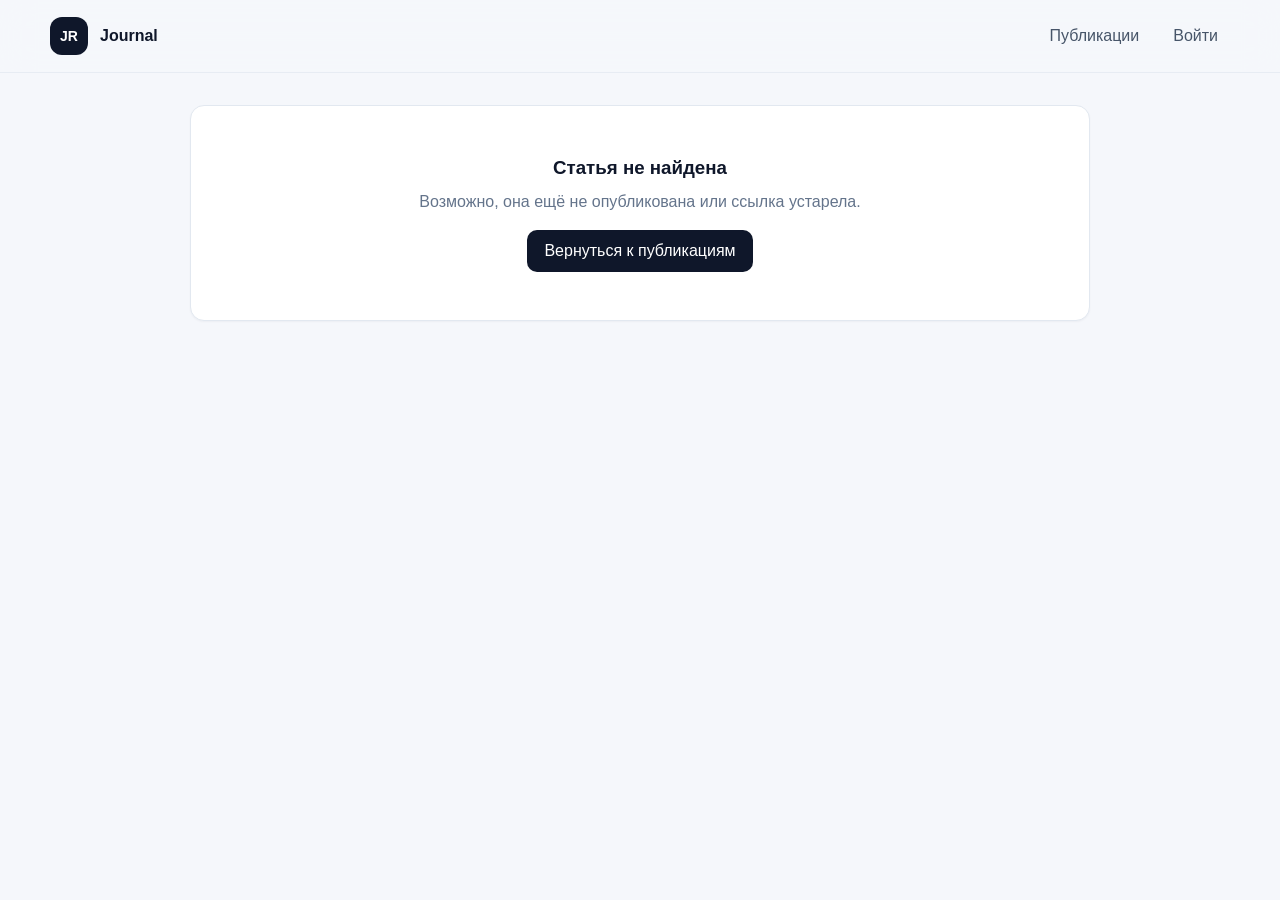
<file: src/main/resources/static/article.html>
<!DOCTYPE html>
<html lang="ru">
<head>
    <meta charset="UTF-8">
    <meta name="viewport" content="width=device-width, initial-scale=1.0">
    <title>Статья - Journal</title>
    <link rel="stylesheet" href="css/style.css">
</head>
<body>
<header class="site-header">
    <div class="container site-header__inner">
        <a href="published.html" class="brand">
            <div class="brand-mark">JR</div>
            <span>Journal</span>
        </a>
        <nav class="nav-links">
            <a href="published.html" class="nav-link">Публикации</a>
            <a href="login.html" class="nav-link">Войти</a>
        </nav>
    </div>
</header>

<main class="article-layout">
    <div id="loadingState" class="panel empty-state">Загрузка статьи...</div>

    <section id="articleHero" class="panel article-cover" style="display:none;">
        <span class="topic-tag" id="articleTopic"></span>
        <h1 id="articleTitle"></h1>
        <div class="item-meta">Опубликовано · Автор: <span id="articleAuthor"></span></div>
    </section>

    <section id="articleContent" class="panel article-content" style="display:none;">
        <a href="published.html" class="nav-link" style="padding-left:0;">Назад к публикациям</a>
        <div class="article-text" id="articleText" style="margin-top:18px;"></div>
        <div class="author-card">
            <div class="author-avatar" id="authorAvatar"></div>
            <div>
                <div class="user-name" id="authorName"></div>
                <div class="user-role">Автор статьи</div>
            </div>
        </div>
    </section>

    <section id="errorState" class="panel empty-state" style="display:none;">
        <h3>Статья не найдена</h3>
        <p>Возможно, она ещё не опубликована или ссылка устарела.</p>
        <a href="published.html" class="btn btn-primary" style="margin-top:16px;">Вернуться к публикациям</a>
    </section>
</main>

<script src="js/api.js"></script>
<script>
    const params = new URLSearchParams(window.location.search);
    const articleId = params.get('id');

    async function loadArticle() {
        if (!articleId) {
            showError();
            return;
        }

        try {
            const article = await getPublishedArticle(articleId);

            document.title = article.title + ' - Journal';
            document.getElementById('articleTopic').textContent = article.topic || 'Без темы';
            document.getElementById('articleTitle').textContent = article.title;
            document.getElementById('articleAuthor').textContent = article.authorName;
            document.getElementById('articleText').textContent = article.content;
            document.getElementById('authorName').textContent = article.authorName;
            document.getElementById('authorAvatar').textContent = article.authorName[0].toUpperCase();

            document.getElementById('loadingState').style.display = 'none';
            document.getElementById('articleHero').style.display = 'block';
            document.getElementById('articleContent').style.display = 'block';
        } catch (e) {
            showError();
        }
    }

    function showError() {
        document.getElementById('loadingState').style.display = 'none';
        document.getElementById('errorState').style.display = 'block';
    }

    loadArticle();
</script>
</body>
</html>
</file>
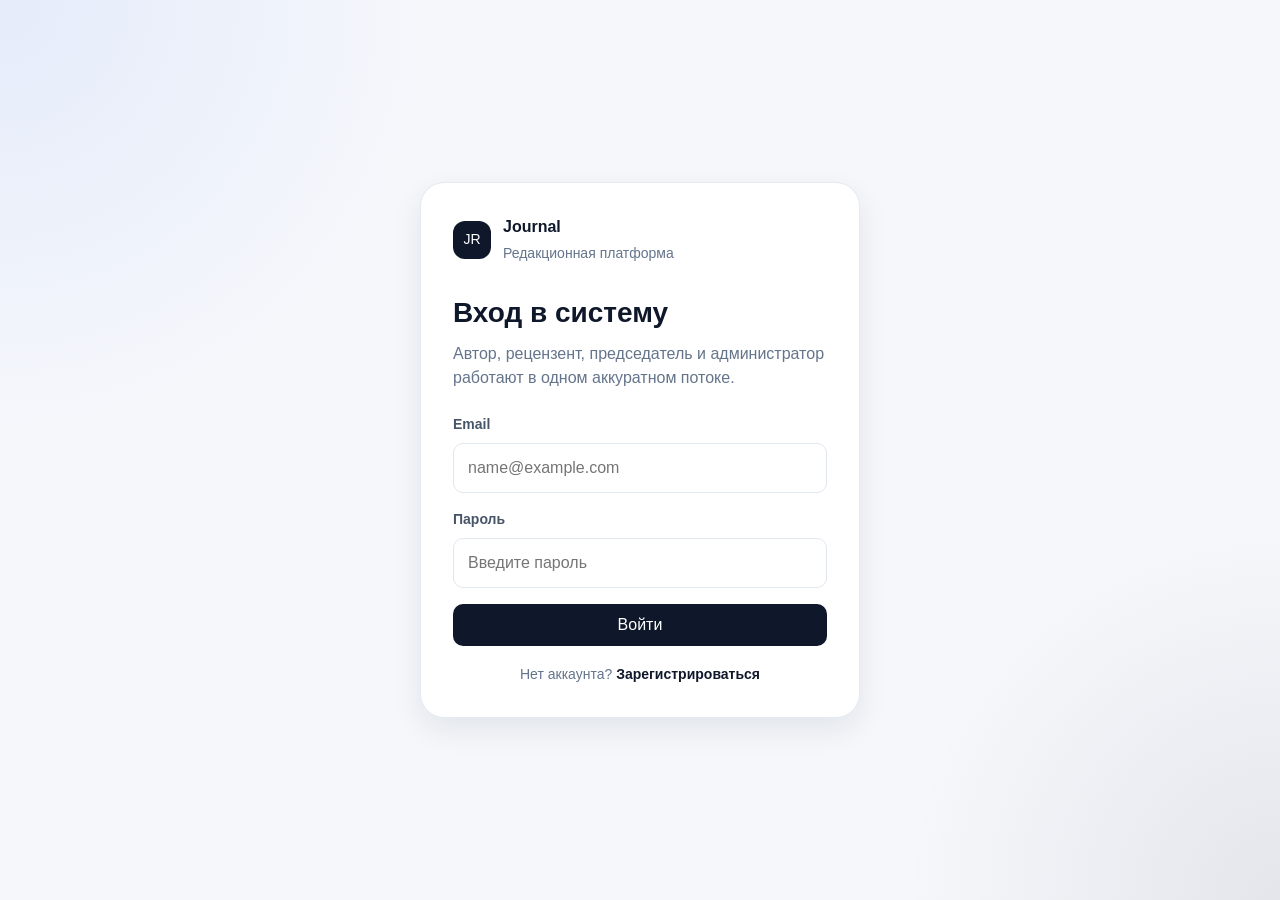
<file: src/main/resources/static/login.html>
<!DOCTYPE html>
<html lang="ru">
<head>
    <meta charset="UTF-8">
    <meta name="viewport" content="width=device-width, initial-scale=1.0">
    <title>Вход - Journal</title>
    <link rel="stylesheet" href="css/style.css">
</head>
<body class="auth-shell">
<div class="auth-card">
    <div class="auth-brand">
        <div class="brand-mark">JR</div>
        <div>
            <div class="user-name">Journal</div>
            <div class="user-role">Редакционная платформа</div>
        </div>
    </div>

    <h1 class="auth-title">Вход в систему</h1>
    <p class="auth-subtitle">Автор, рецензент, председатель и администратор работают в одном аккуратном потоке.</p>

    <div id="errorMsg" class="alert alert-error" style="display:none;"></div>

    <div class="form-group">
        <label for="email">Email</label>
        <input type="email" id="email" placeholder="name@example.com">
    </div>

    <div class="form-group">
        <label for="password">Пароль</label>
        <input type="password" id="password" placeholder="Введите пароль">
    </div>

    <button class="btn btn-primary" style="width:100%;" onclick="handleLogin()">Войти</button>

    <div class="auth-footer">
        Нет аккаунта? <a href="register.html">Зарегистрироваться</a>
    </div>
</div>

<script src="js/api.js"></script>
<script src="js/auth.js"></script>
<script>
    async function handleLogin() {
        const email = document.getElementById('email').value;
        const password = document.getElementById('password').value;
        const errorMsg = document.getElementById('errorMsg');

        if (!email || !password) {
            errorMsg.textContent = 'Заполните все поля';
            errorMsg.style.display = 'block';
            return;
        }

        try {
            const data = await login(email, password);
            const roles = data.roles || [data.role];
            saveAuth(data.token, data.role, data.name, data.id, roles);

            if (roles.includes('ADMIN') || roles.includes('CHAIR')) window.location.href = 'admin/dashboard.html';
            else if (roles.includes('REVIEWER')) window.location.href = 'reviewer/dashboard.html';
            else window.location.href = 'author/dashboard.html';
        } catch (e) {
            errorMsg.textContent = e.message;
            errorMsg.style.display = 'block';
        }
    }

    document.addEventListener('keypress', (e) => {
        if (e.key === 'Enter') handleLogin();
    });
</script>
</body>
</html>
</file>
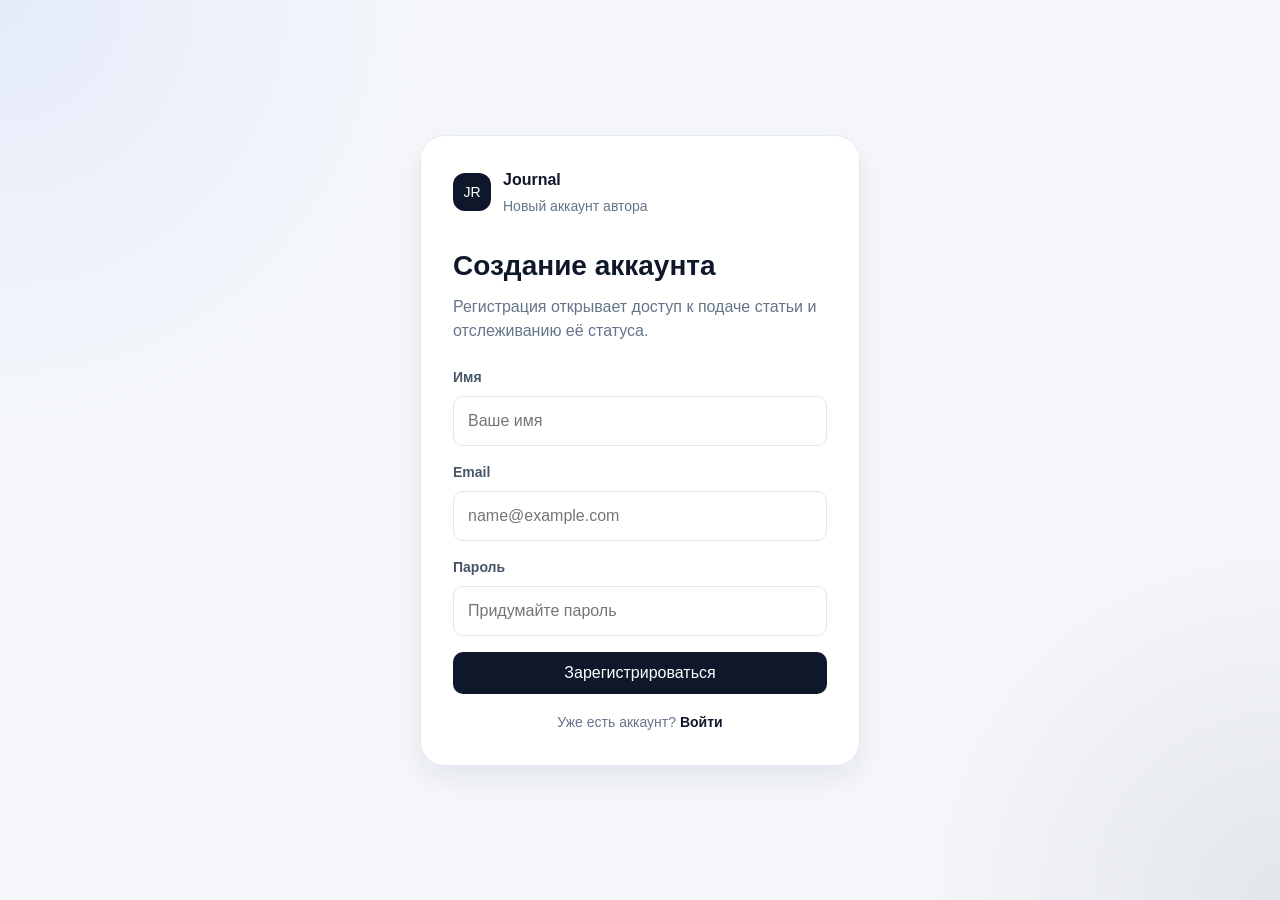
<file: src/main/resources/static/register.html>
<!DOCTYPE html>
<html lang="ru">
<head>
    <meta charset="UTF-8">
    <meta name="viewport" content="width=device-width, initial-scale=1.0">
    <title>Регистрация - Journal</title>
    <link rel="stylesheet" href="css/style.css">
</head>
<body class="auth-shell">
<div class="auth-card">
    <div class="auth-brand">
        <div class="brand-mark">JR</div>
        <div>
            <div class="user-name">Journal</div>
            <div class="user-role">Новый аккаунт автора</div>
        </div>
    </div>

    <h1 class="auth-title">Создание аккаунта</h1>
    <p class="auth-subtitle">Регистрация открывает доступ к подаче статьи и отслеживанию её статуса.</p>

    <div id="errorMsg" class="alert alert-error" style="display:none;"></div>
    <div id="successMsg" class="alert alert-success" style="display:none;"></div>

    <div class="form-group">
        <label for="name">Имя</label>
        <input type="text" id="name" placeholder="Ваше имя">
    </div>

    <div class="form-group">
        <label for="email">Email</label>
        <input type="email" id="email" placeholder="name@example.com">
    </div>

    <div class="form-group">
        <label for="password">Пароль</label>
        <input type="password" id="password" placeholder="Придумайте пароль">
    </div>

    <button class="btn btn-primary" style="width:100%;" onclick="handleRegister()">Зарегистрироваться</button>

    <div class="auth-footer">
        Уже есть аккаунт? <a href="login.html">Войти</a>
    </div>
</div>

<script src="js/api.js"></script>
<script>
    async function handleRegister() {
        const name = document.getElementById('name').value;
        const email = document.getElementById('email').value;
        const password = document.getElementById('password').value;
        const errorMsg = document.getElementById('errorMsg');
        const successMsg = document.getElementById('successMsg');

        errorMsg.style.display = 'none';
        successMsg.style.display = 'none';

        if (!name || !email || !password) {
            errorMsg.textContent = 'Заполните все поля';
            errorMsg.style.display = 'block';
            return;
        }

        try {
            await register(name, email, password);
            successMsg.textContent = 'Аккаунт создан. Перенаправляем на вход...';
            successMsg.style.display = 'block';
            setTimeout(() => window.location.href = 'login.html', 1400);
        } catch (e) {
            errorMsg.textContent = e.message;
            errorMsg.style.display = 'block';
        }
    }
</script>
</body>
</html>
</file>
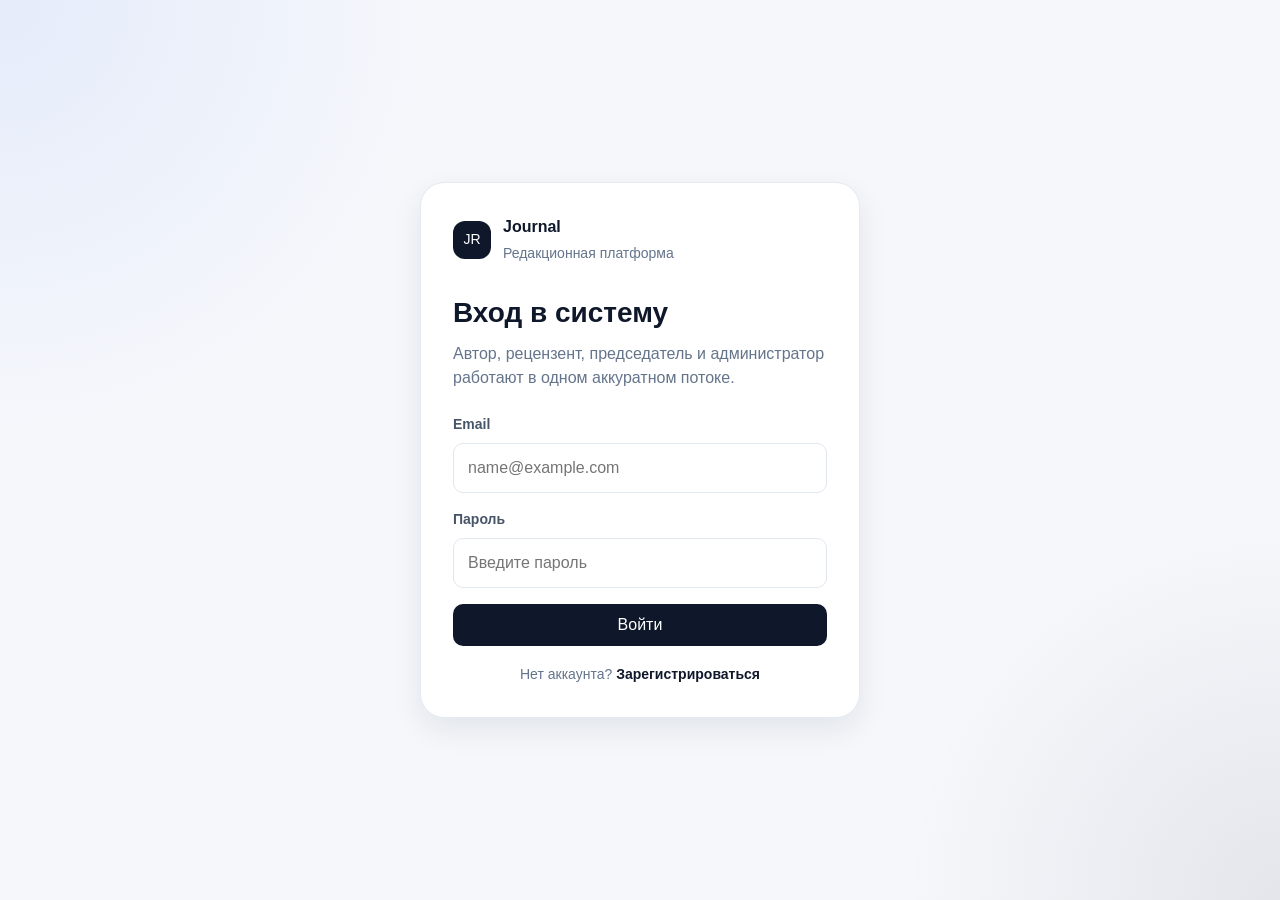
<file: src/main/resources/static/author/dashboard.html>
<!DOCTYPE html>
<html lang="ru">
<head>
    <meta charset="UTF-8">
    <meta name="viewport" content="width=device-width, initial-scale=1.0">
    <title>Кабинет автора - Journal</title>
    <link rel="stylesheet" href="../css/style.css">
</head>
<body class="dashboard">
<header class="site-header">
    <div class="container site-header__inner">
        <a href="../published.html" class="brand">
            <div class="brand-mark">JR</div>
            <span>Journal</span>
        </a>
        <nav class="nav-links">
            <span class="nav-link">Пользователь: <strong id="userName"></strong></span>
            <button class="btn btn-secondary" onclick="logout()">Выйти</button>
        </nav>
    </div>
</header>

<div class="dashboard-shell">
    <aside class="panel sidebar-panel">
        <div class="user-card">
            <div class="user-avatar" id="avatarLetter"></div>
            <div class="user-name" id="sidebarName"></div>
            <div class="user-role">Автор</div>
        </div>

        <div class="menu">
            <button class="menu-item active" id="btn-new" onclick="showSection('newArticle')">Новая статья</button>
            <button class="menu-item" id="btn-my" onclick="showSection('myArticles')">Мои статьи</button>
            <a href="../published.html" class="menu-item">Опубликованные статьи</a>
        </div>
    </aside>

    <main class="dashboard-main">
        <section id="newArticle" class="panel">
            <div class="section-title">Новая статья</div>
            <div class="section-subtitle">Короткая форма подачи без лишней перегрузки.</div>
            <div id="articleError" class="alert alert-error" style="display:none;"></div>
            <div id="articleSuccess" class="alert alert-success" style="display:none;"></div>

            <div class="form-group">
                <label for="title">Заголовок</label>
                <input type="text" id="title" placeholder="Введите заголовок статьи">
            </div>

            <div class="form-group">
                <label for="topic">Тема</label>
                <input type="text" id="topic" placeholder="Например: Technology, Science, Medicine">
            </div>

            <div class="form-group">
                <label for="content">Текст статьи</label>
                <textarea id="content" placeholder="Опишите материал статьи"></textarea>
            </div>

            <button class="btn btn-primary" onclick="handleCreateArticle()">Отправить на проверку</button>
        </section>

        <section id="myArticles" class="panel" style="display:none;">
            <div class="section-title">Мои статьи</div>
            <div class="section-subtitle">Текущий статус и возврат на доработку в одном списке.</div>
            <div id="articlesList" class="list">
                <div class="empty-state">Загрузка...</div>
            </div>
        </section>
    </main>
</div>

<script src="../js/api.js"></script>
<script src="../js/auth.js"></script>
<script>
    requireAuth('AUTHOR');
    showUserName();

    const name = localStorage.getItem('name') || 'A';
    document.getElementById('sidebarName').textContent = name;
    document.getElementById('avatarLetter').textContent = name[0].toUpperCase();

    function showSection(section) {
        document.getElementById('newArticle').style.display = 'none';
        document.getElementById('myArticles').style.display = 'none';
        document.getElementById('btn-new').classList.remove('active');
        document.getElementById('btn-my').classList.remove('active');

        document.getElementById(section).style.display = 'block';
        document.getElementById('btn-' + (section === 'newArticle' ? 'new' : 'my')).classList.add('active');

        if (section === 'myArticles') loadMyArticles();
    }

    async function handleCreateArticle() {
        const title = document.getElementById('title').value;
        const topic = document.getElementById('topic').value;
        const content = document.getElementById('content').value;
        const err = document.getElementById('articleError');
        const suc = document.getElementById('articleSuccess');

        err.style.display = 'none';
        suc.style.display = 'none';

        if (!title || !content) {
            err.textContent = 'Заполните заголовок и текст статьи';
            err.style.display = 'block';
            return;
        }

        try {
            await createArticle(title, topic, content);
            suc.textContent = 'Статья отправлена на проверку.';
            suc.style.display = 'block';
            document.getElementById('title').value = '';
            document.getElementById('topic').value = '';
            document.getElementById('content').value = '';
        } catch (e) {
            err.textContent = e.message;
            err.style.display = 'block';
        }
    }

    async function loadMyArticles() {
        const list = document.getElementById('articlesList');

        try {
            const articles = await getMyArticles();

            if (articles.length === 0) {
                list.innerHTML = '<div class="empty-state"><h3>Пока пусто</h3><p>У вас ещё нет отправленных статей.</p></div>';
                return;
            }

            list.innerHTML = articles.map(a => `
                <article class="panel list-item">
                    <div class="item-header">
                        <div>
                            <div class="item-title">${a.title}</div>
                            <div class="item-meta">Тема: ${a.topic || 'не указана'}</div>
                        </div>
                        <span class="badge ${getBadgeClass(a.status)}">${getStatusText(a.status)}</span>
                    </div>
                    <p class="item-text">${a.content.substring(0, 180)}...</p>
                    ${a.status === 'REVISION' ? `
                        <div class="revision-box">
                            <div class="item-meta" style="margin-bottom:10px;">Статья возвращена на доработку.</div>
                            <div class="form-group" style="margin-bottom:12px;">
                                <textarea id="revision_${a.id}" style="min-height:120px;">${a.content}</textarea>
                            </div>
                            <button class="btn btn-success" onclick="handleResubmit(${a.id})">Отправить доработку</button>
                        </div>
                    ` : ''}
                </article>
            `).join('');
        } catch (e) {
            list.innerHTML = '<div class="empty-state"><h3>Ошибка</h3><p>Не удалось загрузить список статей.</p></div>';
        }
    }

    async function handleResubmit(articleId) {
        const content = document.getElementById(`revision_${articleId}`).value;
        try {
            await resubmitArticle(articleId, content);
            alert('Доработка отправлена.');
            loadMyArticles();
        } catch (e) {
            alert('Ошибка: ' + e.message);
        }
    }

    function getBadgeClass(status) {
        const map = { 'PENDING': 'badge-pending', 'UNDER_REVIEW': 'badge-review', 'PUBLISHED': 'badge-published', 'REVISION': 'badge-revision' };
        return map[status] || 'badge-pending';
    }

    function getStatusText(status) {
        const map = { 'PENDING': 'Ожидает проверки', 'UNDER_REVIEW': 'На рецензии', 'PUBLISHED': 'Опубликована', 'REVISION': 'Доработка' };
        return map[status] || status;
    }
</script>
</body>
</html>
</file>
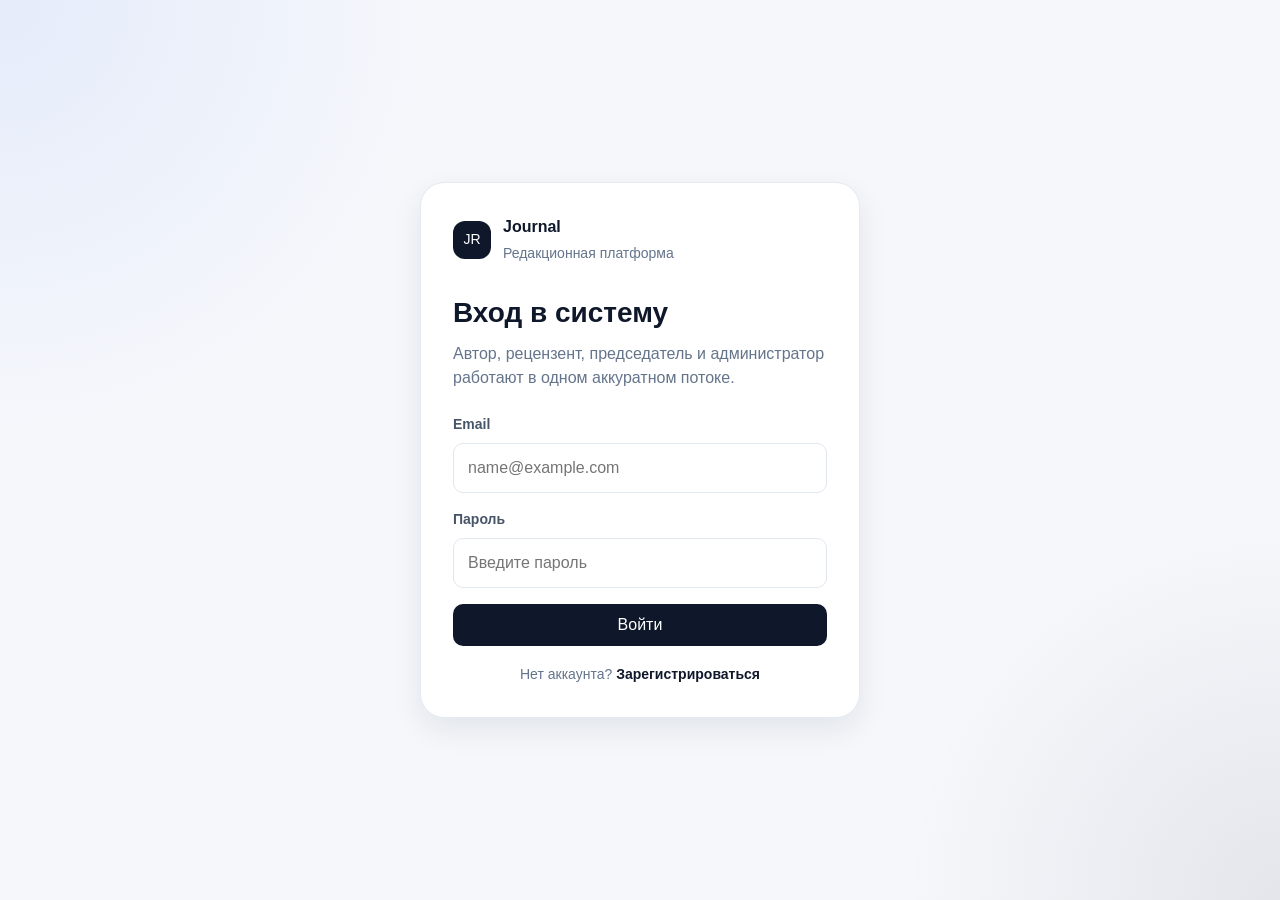
<file: src/main/resources/static/reviewer/dashboard.html>
<!DOCTYPE html>
<html lang="ru">
<head>
    <meta charset="UTF-8">
    <meta name="viewport" content="width=device-width, initial-scale=1.0">
    <title>Кабинет рецензента - Journal</title>
    <link rel="stylesheet" href="../css/style.css">
</head>
<body class="dashboard">
<header class="site-header">
    <div class="container site-header__inner">
        <a href="../published.html" class="brand">
            <div class="brand-mark">JR</div>
            <span>Journal</span>
        </a>
        <nav class="nav-links">
            <span class="nav-link">Пользователь: <strong id="userName"></strong></span>
            <button class="btn btn-secondary" onclick="logout()">Выйти</button>
        </nav>
    </div>
</header>

<div class="dashboard-shell">
    <aside class="panel sidebar-panel">
        <div class="user-card">
            <div class="user-avatar" id="avatarLetter"></div>
            <div class="user-name" id="sidebarName"></div>
            <div class="user-role">Рецензент</div>
        </div>

        <div class="menu">
            <button class="menu-item active">Мои статьи</button>
            <a href="../published.html" class="menu-item">Опубликованные статьи</a>
        </div>
    </aside>

    <main class="dashboard-main">
        <section class="panel notice-box" style="margin:0;">
            Слепое рецензирование: сведения об авторе скрыты, чтобы оценка оставалась нейтральной.
        </section>

        <section>
            <div class="section-title">Статьи на рецензии</div>
            <div class="section-subtitle">Оцените материал и выберите дальнейший шаг.</div>
            <div id="reviewList" class="list">
                <div class="panel empty-state">Загрузка...</div>
            </div>
        </section>
    </main>
</div>

<script src="../js/api.js"></script>
<script src="../js/auth.js"></script>
<script>
    requireAuth('REVIEWER');
    showUserName();

    const name = localStorage.getItem('name') || 'R';
    document.getElementById('sidebarName').textContent = name;
    document.getElementById('avatarLetter').textContent = name[0].toUpperCase();

    async function loadArticles() {
        const list = document.getElementById('reviewList');

        try {
            const articles = await getArticlesForReviewer();

            if (articles.length === 0) {
                list.innerHTML = '<div class="panel empty-state"><h3>Нет активных назначений</h3><p>Новые статьи появятся здесь после назначения.</p></div>';
                return;
            }

            list.innerHTML = articles.map(a => `
                <article class="panel list-item">
                    <span class="topic-tag">${a.topic || 'Без темы'}</span>
                    <div class="item-title">${a.title}</div>
                    <p class="item-text">${a.content}</p>

                    <div class="form-group" style="margin-top:18px;">
                        <label for="comment_${a.id}">Комментарий рецензента</label>
                        <textarea id="comment_${a.id}" placeholder="Опишите замечания и рекомендации"></textarea>
                    </div>

                    <div class="review-actions">
                        <button class="btn btn-success" onclick="handleVerdict(${a.id}, 'ACCEPTED')">Принять</button>
                        <button class="btn btn-warning" onclick="handleVerdict(${a.id}, 'REVISION')">На доработку</button>
                    </div>
                </article>
            `).join('');
        } catch (e) {
            list.innerHTML = '<div class="panel empty-state"><h3>Ошибка</h3><p>Не удалось загрузить статьи для рецензии.</p></div>';
        }
    }

    async function handleVerdict(articleId, verdict) {
        const comment = document.getElementById(`comment_${articleId}`).value;

        if (!comment.trim()) {
            alert('Добавьте комментарий перед отправкой решения.');
            return;
        }

        try {
            await submitReview(articleId, verdict, comment);
            loadArticles();
        } catch (e) {
            alert('Ошибка: ' + e.message);
        }
    }

    loadArticles();
</script>
</body>
</html>
</file>
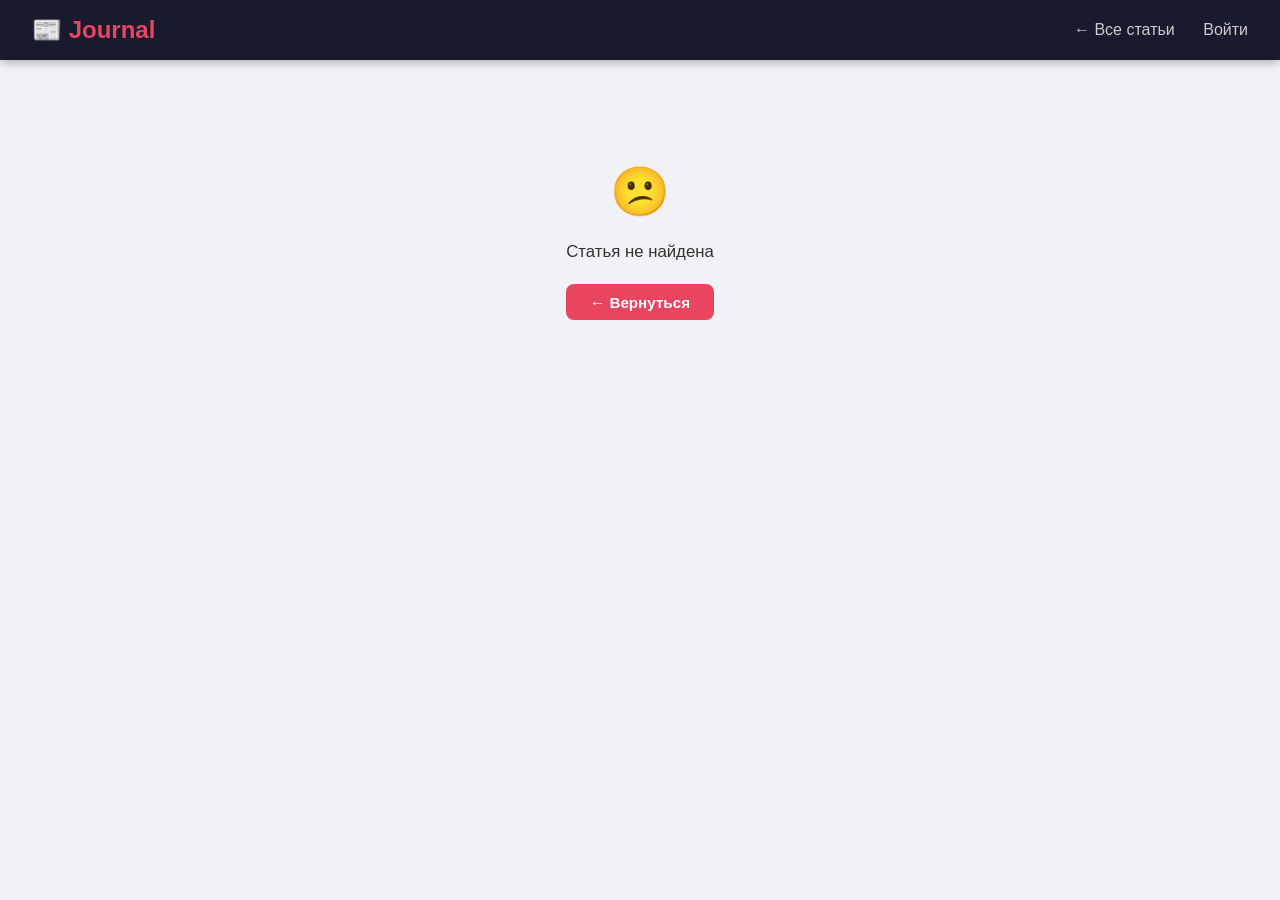
<file: src/main/java/com/journal/frontend/article.html>
<!DOCTYPE html>
<html lang="ru">
<head>
    <meta charset="UTF-8">
    <meta name="viewport" content="width=device-width, initial-scale=1.0">
    <title>Статья — Journal</title>
    <link rel="stylesheet" href="css/style.css">
    <style>
        .article-hero {
            background: linear-gradient(135deg, #1a1a2e 0%, #0f3460 100%);
            color: white;
            padding: 3rem 0;
        }

        .article-hero .topic-tag {
            background: #e94560;
            color: white;
            padding: 0.3rem 1rem;
            border-radius: 20px;
            font-size: 0.85rem;
            font-weight: 600;
            display: inline-block;
            margin-bottom: 1rem;
        }

        .article-hero h1 {
            font-size: 2rem;
            line-height: 1.4;
            margin-bottom: 1rem;
            max-width: 800px;
        }

        .article-hero .meta {
            color: #aaa;
            font-size: 0.9rem;
        }

        .article-body {
            max-width: 800px;
            margin: 2.5rem auto;
            padding: 0 1.5rem;
        }

        .article-body p {
            font-size: 1.05rem;
            line-height: 1.9;
            color: #333;
            white-space: pre-wrap;
        }

        .back-btn {
            display: inline-flex;
            align-items: center;
            gap: 0.5rem;
            color: #e94560;
            text-decoration: none;
            font-weight: 600;
            margin-bottom: 2rem;
            transition: gap 0.2s;
        }

        .back-btn:hover { gap: 0.8rem; }

        .divider {
            border: none;
            border-top: 2px solid #f0f0f0;
            margin: 2rem 0;
        }

        .author-block {
            display: flex;
            align-items: center;
            gap: 1rem;
            background: #f8f9fa;
            padding: 1.2rem;
            border-radius: 12px;
            margin-top: 2rem;
        }

        .author-avatar {
            width: 48px;
            height: 48px;
            border-radius: 50%;
            background: #e94560;
            color: white;
            font-size: 1.2rem;
            font-weight: 700;
            display: flex;
            align-items: center;
            justify-content: center;
            flex-shrink: 0;
        }

        .loading {
            text-align: center;
            padding: 4rem;
            color: #888;
            font-size: 1.1rem;
        }
    </style>
</head>
<body>

<nav>
    <a href="published.html" class="logo">📰 Journal</a>
    <div class="nav-links">
        <a href="published.html">← Все статьи</a>
        <a href="login.html">Войти</a>
    </div>
</nav>

<!-- Заголовок статьи -->
<div class="article-hero" id="articleHero" style="display:none;">
    <div class="container">
        <span class="topic-tag" id="articleTopic"></span>
        <h1 id="articleTitle"></h1>
        <div class="meta">
            ✅ Опубликовано · Автор: <span id="articleAuthor"></span>
        </div>
    </div>
</div>

<!-- Тело статьи -->
<div class="article-body">
    <div id="loadingState" class="loading">Загрузка статьи...</div>
    <div id="articleContent" style="display:none;">
        <a href="published.html" class="back-btn">← Назад к статьям</a>
        <hr class="divider">
        <p id="articleText"></p>
        <hr class="divider">
        <div class="author-block">
            <div class="author-avatar" id="authorAvatar"></div>
            <div>
                <div style="font-weight:600;" id="authorName"></div>
                <div style="color:#888; font-size:0.85rem;">Автор статьи</div>
            </div>
        </div>
    </div>
    <div id="errorState" style="display:none; text-align:center; padding:4rem; color:#888;">
        <div style="font-size:3rem; margin-bottom:1rem;">😕</div>
        <p>Статья не найдена</p>
        <a href="published.html" class="btn btn-primary" style="margin-top:1rem;">← Вернуться</a>
    </div>
</div>

<script>
    // Берём id статьи из URL: article.html?id=3
    const params = new URLSearchParams(window.location.search);
    const articleId = params.get('id');

    async function loadArticle() {
        if (!articleId) {
            showError();
            return;
        }

        try {
            const res = await fetch(`http://localhost:8080/api/articles/published`);
            const articles = await res.json();

            // Находим нужную статью по id
            const article = articles.find(a => a.id == articleId);

            if (!article) {
                showError();
                return;
            }

            // Заполняем страницу данными
            document.title = article.title + ' — Journal';

            document.getElementById('articleTopic').textContent = article.topic || 'Без темы';
            document.getElementById('articleTitle').textContent = article.title;
            document.getElementById('articleAuthor').textContent = article.author.name;
            document.getElementById('articleText').textContent = article.content;
            document.getElementById('authorName').textContent = article.author.name;
            document.getElementById('authorAvatar').textContent = article.author.name[0].toUpperCase();

            // Показываем контент
            document.getElementById('loadingState').style.display = 'none';
            document.getElementById('articleHero').style.display = 'block';
            document.getElementById('articleContent').style.display = 'block';

        } catch (e) {
            showError();
        }
    }

    function showError() {
        document.getElementById('loadingState').style.display = 'none';
        document.getElementById('errorState').style.display = 'block';
    }

    loadArticle();
</script>
</body>
</html>
</file>
<file: src/main/resources/static/css/style.css>
:root {
    --bg: #f5f7fb;
    --surface: #ffffff;
    --surface-muted: #f8fafc;
    --text: #0f172a;
    --text-soft: #475569;
    --text-faint: #64748b;
    --border: #e2e8f0;
    --border-strong: #cbd5e1;
    --primary: #2563eb;
    --primary-soft: #dbeafe;
    --accent: #0f172a;
    --success: #15803d;
    --success-soft: #dcfce7;
    --warning: #b45309;
    --warning-soft: #fef3c7;
    --danger: #b91c1c;
    --danger-soft: #fee2e2;
    --shadow-sm: 0 1px 2px rgba(15, 23, 42, 0.04);
    --shadow-md: 0 12px 30px rgba(15, 23, 42, 0.08);
    --radius-sm: 10px;
    --radius-md: 14px;
    --radius-lg: 18px;
    --container: 1180px;
}

* {
    box-sizing: border-box;
    margin: 0;
    padding: 0;
}

html, body {
    min-height: 100%;
}

body {
    font-family: Inter, "Segoe UI", Arial, sans-serif;
    background: var(--bg);
    color: var(--text);
    line-height: 1.5;
}

a {
    color: inherit;
    text-decoration: none;
}

button,
input,
textarea,
select {
    font: inherit;
}

button {
    border: 0;
    background: none;
}

.container {
    width: min(var(--container), calc(100% - 32px));
    margin: 0 auto;
}

.site-header {
    position: sticky;
    top: 0;
    z-index: 50;
    border-bottom: 1px solid rgba(226, 232, 240, 0.75);
    backdrop-filter: blur(16px);
    background: rgba(245, 247, 251, 0.88);
}

.site-header__inner {
    height: 72px;
    display: flex;
    align-items: center;
    justify-content: space-between;
    gap: 24px;
}

.brand {
    display: flex;
    align-items: center;
    gap: 12px;
    font-weight: 700;
    color: var(--accent);
}

.brand-mark {
    width: 38px;
    height: 38px;
    border-radius: 12px;
    background: var(--accent);
    color: white;
    display: grid;
    place-items: center;
    font-size: 14px;
    letter-spacing: 0;
}

.nav-links {
    display: flex;
    align-items: center;
    gap: 10px;
}

.nav-link {
    color: var(--text-soft);
    padding: 10px 12px;
    border-radius: 10px;
    transition: background-color 0.2s ease, color 0.2s ease;
}

.nav-link:hover {
    background: var(--surface);
    color: var(--text);
}

.btn {
    display: inline-flex;
    align-items: center;
    justify-content: center;
    gap: 8px;
    min-height: 42px;
    padding: 0 16px;
    border-radius: 10px;
    border: 1px solid transparent;
    cursor: pointer;
    transition: transform 0.16s ease, background-color 0.16s ease, border-color 0.16s ease, color 0.16s ease;
    white-space: nowrap;
}

.btn:hover {
    transform: translateY(-1px);
}

.btn-primary {
    background: var(--accent);
    color: white;
}

.btn-primary:hover {
    background: #1e293b;
}

.btn-secondary {
    background: var(--surface);
    border-color: var(--border);
    color: var(--text);
}

.btn-secondary:hover {
    border-color: var(--border-strong);
}

.btn-success {
    background: #166534;
    color: white;
}

.btn-success:hover {
    background: #14532d;
}

.btn-warning {
    background: #92400e;
    color: white;
}

.btn-warning:hover {
    background: #78350f;
}

.card,
.panel {
    background: var(--surface);
    border: 1px solid var(--border);
    border-radius: var(--radius-md);
    box-shadow: var(--shadow-sm);
}

.card {
    padding: 24px;
}

.panel {
    padding: 28px;
}

.panel-title {
    font-size: 24px;
    font-weight: 700;
    margin-bottom: 8px;
}

.panel-subtitle {
    color: var(--text-faint);
    margin-bottom: 24px;
}

.form-group {
    margin-bottom: 16px;
}

.form-group label {
    display: block;
    margin-bottom: 8px;
    font-size: 14px;
    font-weight: 600;
    color: var(--text-soft);
}

.form-group input,
.form-group textarea,
.form-group select {
    width: 100%;
    border: 1px solid var(--border);
    background: var(--surface);
    color: var(--text);
    border-radius: 10px;
    padding: 12px 14px;
    transition: border-color 0.16s ease, box-shadow 0.16s ease;
}

.form-group input:focus,
.form-group textarea:focus,
.form-group select:focus {
    outline: none;
    border-color: #94a3b8;
    box-shadow: 0 0 0 4px rgba(148, 163, 184, 0.14);
}

.form-group textarea {
    min-height: 150px;
    resize: vertical;
}

.alert {
    border-radius: 10px;
    padding: 12px 14px;
    margin-bottom: 16px;
    font-size: 14px;
}

.alert-error {
    background: var(--danger-soft);
    color: var(--danger);
    border: 1px solid #fecaca;
}

.alert-success {
    background: var(--success-soft);
    color: var(--success);
    border: 1px solid #bbf7d0;
}

.badge {
    display: inline-flex;
    align-items: center;
    min-height: 28px;
    padding: 0 10px;
    border-radius: 999px;
    font-size: 12px;
    font-weight: 600;
}

.badge-pending {
    background: var(--warning-soft);
    color: var(--warning);
}

.badge-review {
    background: var(--primary-soft);
    color: var(--primary);
}

.badge-published {
    background: var(--success-soft);
    color: var(--success);
}

.badge-revision {
    background: #fce7f3;
    color: #be185d;
}

.auth-shell {
    min-height: 100vh;
    display: grid;
    place-items: center;
    padding: 32px 16px;
    background:
        radial-gradient(circle at top left, rgba(37, 99, 235, 0.08), transparent 28%),
        radial-gradient(circle at bottom right, rgba(15, 23, 42, 0.08), transparent 24%),
        var(--bg);
}

.auth-card {
    width: min(440px, 100%);
    background: rgba(255, 255, 255, 0.96);
    border: 1px solid rgba(226, 232, 240, 0.9);
    border-radius: 24px;
    box-shadow: var(--shadow-md);
    padding: 32px;
}

.auth-brand {
    display: flex;
    align-items: center;
    gap: 12px;
    margin-bottom: 28px;
}

.auth-title {
    font-size: 28px;
    margin-bottom: 8px;
}

.auth-subtitle {
    color: var(--text-faint);
    margin-bottom: 24px;
}

.auth-footer {
    margin-top: 18px;
    text-align: center;
    color: var(--text-faint);
    font-size: 14px;
}

.auth-footer a {
    color: var(--text);
    font-weight: 600;
}

.hero {
    padding: 56px 0 24px;
}

.hero-card {
    padding: 36px;
    border-radius: 28px;
    background: linear-gradient(135deg, #ffffff 0%, #eef4ff 100%);
    border: 1px solid var(--border);
    box-shadow: var(--shadow-sm);
}

.hero-card h1 {
    font-size: clamp(28px, 4vw, 40px);
    margin-bottom: 10px;
}

.hero-card p {
    color: var(--text-faint);
    max-width: 720px;
}

.dashboard {
    min-height: 100vh;
}

.dashboard-shell {
    display: grid;
    grid-template-columns: 280px 1fr;
    gap: 24px;
    width: min(1360px, calc(100% - 32px));
    margin: 24px auto;
    align-items: start;
}

.sidebar-panel {
    position: sticky;
    top: 96px;
    padding: 20px;
}

.user-card {
    padding-bottom: 18px;
    margin-bottom: 18px;
    border-bottom: 1px solid var(--border);
}

.user-avatar {
    width: 52px;
    height: 52px;
    border-radius: 16px;
    background: var(--accent);
    color: white;
    display: grid;
    place-items: center;
    font-size: 18px;
    font-weight: 700;
    margin-bottom: 14px;
}

.user-name {
    font-weight: 700;
    margin-bottom: 4px;
}

.user-role {
    color: var(--text-faint);
    font-size: 14px;
}

.menu {
    display: grid;
    gap: 8px;
}

.menu-item {
    width: 100%;
    display: flex;
    align-items: center;
    gap: 10px;
    min-height: 44px;
    padding: 0 14px;
    border-radius: 12px;
    color: var(--text-soft);
    background: transparent;
    text-align: left;
    cursor: pointer;
}

.menu-item:hover {
    background: var(--surface-muted);
    color: var(--text);
}

.menu-item.active {
    background: var(--accent);
    color: white;
}

.dashboard-main {
    display: grid;
    gap: 20px;
}

.section-title {
    font-size: 28px;
    font-weight: 700;
    margin-bottom: 8px;
}

.section-subtitle {
    color: var(--text-faint);
    margin-bottom: 20px;
}

.stats-grid {
    display: grid;
    grid-template-columns: repeat(3, minmax(0, 1fr));
    gap: 16px;
}

.stat-card {
    padding: 18px 20px;
}

.stat-label {
    color: var(--text-faint);
    font-size: 14px;
    margin-bottom: 8px;
}

.stat-value {
    font-size: 30px;
    font-weight: 700;
}

.list {
    display: grid;
    gap: 16px;
}

.list-item {
    padding: 22px;
}

.item-header {
    display: flex;
    align-items: flex-start;
    justify-content: space-between;
    gap: 16px;
    margin-bottom: 10px;
}

.item-title {
    font-size: 18px;
    font-weight: 700;
    margin-bottom: 6px;
}

.item-meta {
    color: var(--text-faint);
    font-size: 14px;
}

.item-text {
    color: var(--text-soft);
    margin: 14px 0 0;
}

.revision-box,
.notice-box {
    margin-top: 16px;
    padding: 16px;
    border-radius: 12px;
    background: var(--surface-muted);
    border: 1px solid var(--border);
}

.empty-state {
    padding: 48px 24px;
    text-align: center;
    color: var(--text-faint);
}

.empty-state h3 {
    color: var(--text);
    margin-bottom: 8px;
}

.article-grid {
    display: grid;
    gap: 18px;
}

.article-card {
    padding: 24px;
    cursor: pointer;
}

.article-card:hover {
    border-color: var(--border-strong);
    box-shadow: var(--shadow-md);
}

.topic-tag {
    display: inline-flex;
    align-items: center;
    min-height: 28px;
    padding: 0 10px;
    border-radius: 999px;
    background: var(--surface-muted);
    border: 1px solid var(--border);
    color: var(--text-soft);
    font-size: 12px;
    font-weight: 600;
    margin-bottom: 12px;
}

.page-actions {
    display: flex;
    justify-content: space-between;
    align-items: center;
    gap: 16px;
    margin-bottom: 18px;
}

.page-actions select {
    width: 240px;
}

.article-layout {
    width: min(900px, calc(100% - 32px));
    margin: 32px auto 56px;
}

.article-cover {
    padding: 36px;
    margin-bottom: 20px;
}

.article-cover h1 {
    font-size: clamp(30px, 4vw, 42px);
    line-height: 1.15;
    margin-bottom: 14px;
}

.article-content {
    padding: 34px;
}

.article-text {
    color: var(--text-soft);
    line-height: 1.85;
    white-space: pre-wrap;
}

.author-card {
    margin-top: 24px;
    display: flex;
    align-items: center;
    gap: 14px;
    padding: 16px;
    border-radius: 14px;
    background: var(--surface-muted);
    border: 1px solid var(--border);
}

.author-avatar {
    width: 48px;
    height: 48px;
    border-radius: 14px;
    background: var(--accent);
    color: white;
    display: grid;
    place-items: center;
    font-weight: 700;
}

.review-actions {
    display: flex;
    gap: 12px;
    margin-top: 16px;
    flex-wrap: wrap;
}

.modal-overlay {
    position: fixed;
    inset: 0;
    background: rgba(15, 23, 42, 0.4);
    display: none;
    align-items: center;
    justify-content: center;
    padding: 16px;
    z-index: 80;
}

.modal-box {
    width: min(460px, 100%);
    background: var(--surface);
    border: 1px solid var(--border);
    border-radius: 20px;
    box-shadow: var(--shadow-md);
    padding: 24px;
}

.modal-actions {
    display: flex;
    gap: 12px;
    margin-top: 20px;
}

@media (max-width: 980px) {
    .dashboard-shell {
        grid-template-columns: 1fr;
    }

    .sidebar-panel {
        position: static;
    }

    .stats-grid {
        grid-template-columns: 1fr;
    }

    .page-actions {
        flex-direction: column;
        align-items: stretch;
    }

    .page-actions select {
        width: 100%;
    }
}

@media (max-width: 640px) {
    .site-header__inner {
        height: auto;
        padding: 16px 0;
        flex-direction: column;
        align-items: stretch;
    }

    .nav-links {
        justify-content: flex-end;
        flex-wrap: wrap;
    }

    .auth-card,
    .panel,
    .card,
    .hero-card,
    .article-cover,
    .article-content,
    .list-item {
        padding: 20px;
    }

    .dashboard-shell,
    .article-layout,
    .container {
        width: min(100%, calc(100% - 20px));
    }
}
</file>
<file: src/main/java/com/journal/frontend/css/style.css>
/* ── Общий сброс и шрифты ── */
* {
    margin: 0;
    padding: 0;
    box-sizing: border-box;
}

body {
    font-family: 'Segoe UI', sans-serif;
    background: #f0f2f5;
    color: #1a1a2e;
}

/* ── Навигация ── */
nav {
    background: #1a1a2e;
    padding: 1rem 2rem;
    display: flex;
    justify-content: space-between;
    align-items: center;
    box-shadow: 0 2px 10px rgba(0,0,0,0.3);
}

nav .logo {
    color: #e94560;
    font-size: 1.5rem;
    font-weight: 700;
    text-decoration: none;
}

nav .nav-links a {
    color: #ccc;
    text-decoration: none;
    margin-left: 1.5rem;
    transition: color 0.3s;
}

nav .nav-links a:hover {
    color: #e94560;
}

/* ── Кнопки ── */
.btn {
    padding: 0.6rem 1.5rem;
    border: none;
    border-radius: 8px;
    cursor: pointer;
    font-size: 0.95rem;
    font-weight: 600;
    transition: all 0.3s;
    text-decoration: none;
    display: inline-block;
}

.btn-primary {
    background: #e94560;
    color: white;
}

.btn-primary:hover {
    background: #c73652;
    transform: translateY(-2px);
}

.btn-secondary {
    background: transparent;
    color: #e94560;
    border: 2px solid #e94560;
}

.btn-secondary:hover {
    background: #e94560;
    color: white;
}

.btn-success {
    background: #27ae60;
    color: white;
}

.btn-success:hover {
    background: #219a52;
}

.btn-warning {
    background: #f39c12;
    color: white;
}

.btn-warning:hover {
    background: #d68910;
}

/* ── Карточки ── */
.card {
    background: white;
    border-radius: 12px;
    padding: 1.5rem;
    box-shadow: 0 4px 15px rgba(0,0,0,0.08);
    margin-bottom: 1rem;
}

.card h3 {
    color: #1a1a2e;
    margin-bottom: 0.5rem;
}

.card p {
    color: #666;
    font-size: 0.9rem;
    line-height: 1.6;
}

/* ── Статусы статей ── */
.badge {
    padding: 0.3rem 0.8rem;
    border-radius: 20px;
    font-size: 0.8rem;
    font-weight: 600;
}

.badge-pending   { background: #fef9c3; color: #854d0e; }
.badge-review    { background: #dbeafe; color: #1e40af; }
.badge-published { background: #dcfce7; color: #166534; }
.badge-revision  { background: #fee2e2; color: #991b1b; }

/* ── Формы ── */
.form-group {
    margin-bottom: 1.2rem;
}

.form-group label {
    display: block;
    margin-bottom: 0.4rem;
    font-weight: 600;
    color: #333;
}

.form-group input,
.form-group textarea,
.form-group select {
    width: 100%;
    padding: 0.75rem 1rem;
    border: 2px solid #e0e0e0;
    border-radius: 8px;
    font-size: 1rem;
    transition: border-color 0.3s;
    font-family: inherit;
}

.form-group input:focus,
.form-group textarea:focus,
.form-group select:focus {
    outline: none;
    border-color: #e94560;
}

.form-group textarea {
    min-height: 150px;
    resize: vertical;
}

/* ── Сообщения ── */
.alert {
    padding: 0.8rem 1.2rem;
    border-radius: 8px;
    margin-bottom: 1rem;
    font-weight: 500;
}

.alert-error   { background: #fee2e2; color: #991b1b; }
.alert-success { background: #dcfce7; color: #166534; }

/* ── Контейнер ── */
.container {
    max-width: 1100px;
    margin: 0 auto;
    padding: 2rem 1.5rem;
}

/* ── Дашборд ── */
.dashboard-grid {
    display: grid;
    grid-template-columns: 260px 1fr;
    gap: 2rem;
    margin-top: 2rem;
}

.sidebar {
    background: white;
    border-radius: 12px;
    padding: 1.5rem;
    box-shadow: 0 4px 15px rgba(0,0,0,0.08);
    height: fit-content;
}

.sidebar .user-info {
    text-align: center;
    padding-bottom: 1.2rem;
    border-bottom: 1px solid #eee;
    margin-bottom: 1.2rem;
}

.sidebar .avatar {
    width: 64px;
    height: 64px;
    border-radius: 50%;
    background: #e94560;
    color: white;
    font-size: 1.5rem;
    font-weight: 700;
    display: flex;
    align-items: center;
    justify-content: center;
    margin: 0 auto 0.8rem;
}

.sidebar nav a {
    display: block;
    padding: 0.7rem 1rem;
    color: #555;
    text-decoration: none;
    border-radius: 8px;
    margin-bottom: 0.3rem;
    transition: all 0.3s;
    font-weight: 500;
}

.sidebar nav a:hover,
.sidebar nav a.active {
    background: #fff0f3;
    color: #e94560;
}

.sidebar nav a.logout {
    color: #e94560;
    margin-top: 1rem;
}

.main-content {
    min-height: 70vh;
}

.main-content h2 {
    margin-bottom: 1.5rem;
    color: #1a1a2e;
}

/* ── Таблица ── */
table {
    width: 100%;
    border-collapse: collapse;
    background: white;
    border-radius: 12px;
    overflow: hidden;
    box-shadow: 0 4px 15px rgba(0,0,0,0.08);
}

th {
    background: #1a1a2e;
    color: white;
    padding: 1rem;
    text-align: left;
    font-weight: 600;
}

td {
    padding: 1rem;
    border-bottom: 1px solid #f0f0f0;
    color: #444;
}

tr:last-child td {
    border-bottom: none;
}

tr:hover td {
    background: #fafafa;
}
</file>
